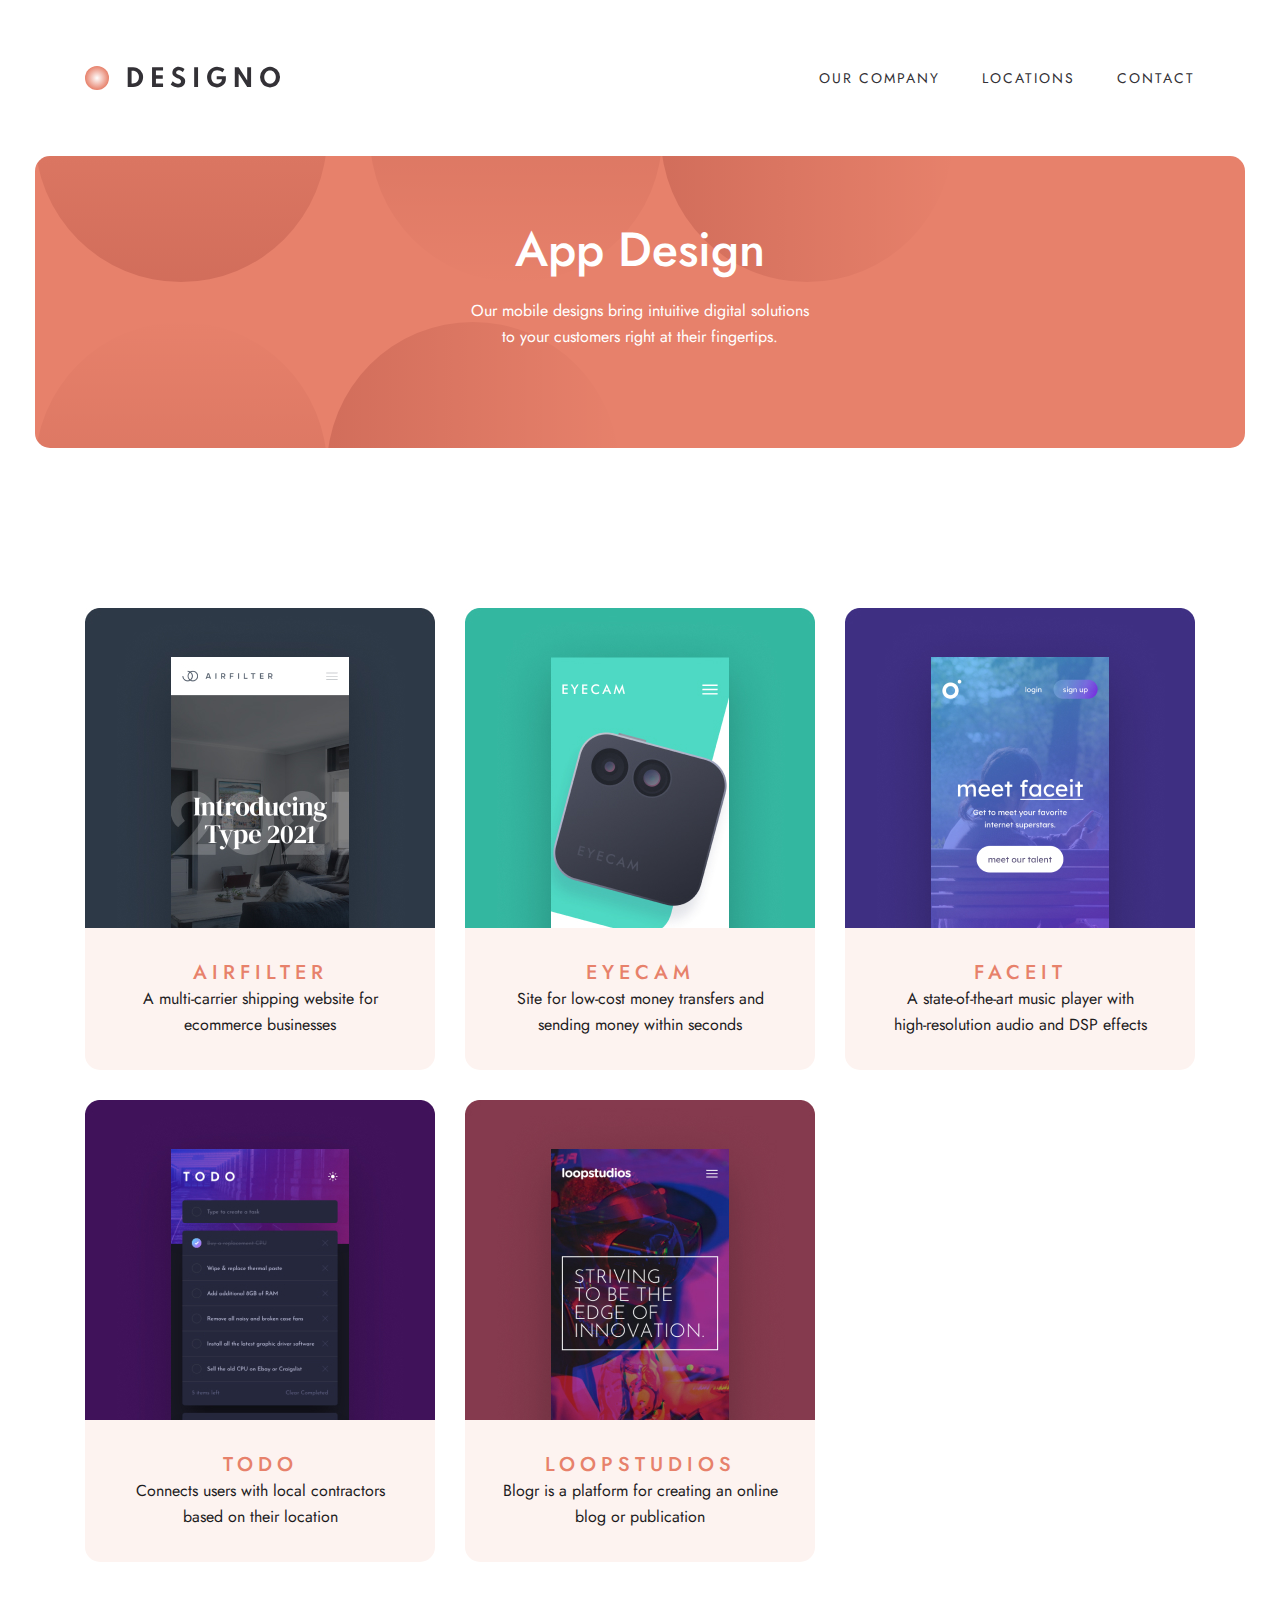
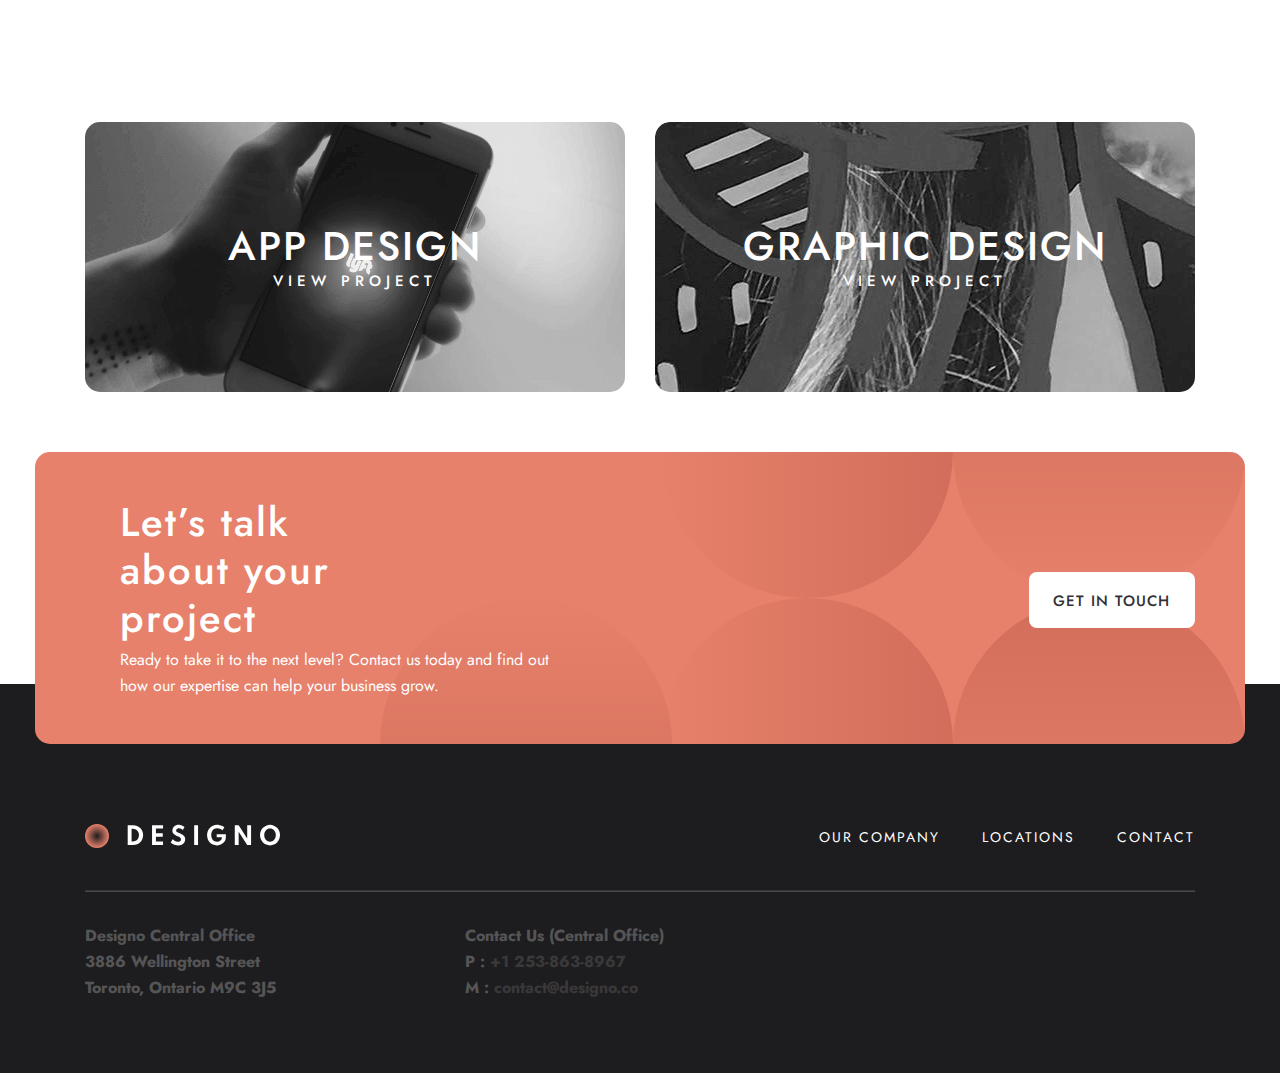
<file: pages/app-design.html>
<!DOCTYPE html>
<html lang="en">
  <head>
    <meta charset="UTF-8" />
    <meta name="viewport" content="width=device-width, initial-scale=1.0" />
    <title>App Design</title>
    <!-- ICON LINK START -->
    <link
      rel="stylesheet"
      href="https://cdnjs.cloudflare.com/ajax/libs/font-awesome/6.4.2/css/all.min.css"
      integrity="sha512-z3gLpd7yknf1YoNbCzqRKc4qyor8gaKU1qmn+CShxbuBusANI9QpRohGBreCFkKxLhei6S9CQXFEbbKuqLg0DA=="
      crossorigin="anonymous"
      referrerpolicy="no-referrer"
    />
    <!-- ICON LINK END -->
    <link rel="stylesheet" href="../css/style.css" />
  </head>
  <body>
    <header class="header">
      <div class="header-container container">
        <a href="../index.html"
          ><img
            class="header-logo-img"
            src="../images/svg/header-logo.svg"
            alt="DESIGNO"
            width="196"
            height="24"
          />
        </a>
        <img class="burger" src="../images/svg/header-burger-img.svg" alt="" />
        <nav class="sitenav">
          <ul class="sitenav__list">
            <li class="sitenav__item">
              <a class="sitenav__link" href="">OUR COMPANY</a>
            </li>
            <li class="sitenav__item">
              <a class="sitenav__link" href="./location.html">LOCATIONS</a>
            </li>
            <li class="sitenav__item">
              <a class="sitenav__link" href="../pages/contact.html">CONTACT</a>
            </li>
          </ul>
        </nav>
      </div>
    </header>
    <!-- HEADER END -->
    <!-- BG top START -->
    <section class="app-bg-top">
      <div class="app-bg-top-container container">
        <div class="app-bg-top-content">
          <h1>App Design</h1>
          <p>
            Our mobile designs bring intuitive digital solutions <br />
            to your customers right at their fingertips.
          </p>
        </div>
      </div>
    </section>

    <!-- BG-TOP END -->
    <!-- FEATURES START -->
    <section class="app__features">
      <div class="app-features__container container">
        <ul class="app-list">
          <li class="app-item">
            <img
              class="web-item-img"
              src="../images/app-item-img1.jpg"
              alt=""
              width="350"
              height="320"
            />
            <a class="app-item-link" href="#">
              <h3>AIRFILTER</h3>
              <p>
                A multi-carrier shipping website for <br />
                ecommerce businesses
              </p>
            </a>
          </li>
          <li class="app-item">
            <img
              class="web-item-img"
              src="../images/app-item-img2.jpg"
              alt=""
              width="350"
              height="320"
            />
            <a class="app-item-link" href="#">
              <h3>EYECAM</h3>
              <p>
                Site for low-cost money transfers and <br />
                sending money within seconds
              </p>
            </a>
          </li>
          <li class="app-item">
            <img
              class="web-item-img"
              src="../images/app-item-img3.jpg"
              alt=""
              width="350"
              height="320"
            />
            <a class="app-item-link" href="#">
              <h3>FACEIT</h3>
              <p>
                A state-of-the-art music player with <br />
                high-resolution audio and DSP effects
              </p>
            </a>
          </li>
          <li class="app-item">
            <img
              class="web-item-img"
              src="../images/app-item-img4.jpg"
              alt=""
              width="350"
              height="320"
            />
            <a class="app-item-link" href="#">
              <h3>TODO</h3>
              <p>
                Connects users with local contractors <br />
                based on their location
              </p>
            </a>
          </li>
          <li class="app-item">
            <img
              class="web-item-img"
              src="../images/app-item-img5.jpg"
              alt=""
              width="350"
              height="320"
            />
            <a class="app-item-link" href="#">
              <h3>LOOPSTUDIOS</h3>
              <p>
                Blogr is a platform for creating an online <br />
                blog or publication
              </p>
            </a>
          </li>
        </ul>
      </div>
    </section>
    <!-- FEATURES END -->
    <!-- PAGES LINK START -->
    <section class="pages-link">
      <div class="pages-link__container container">
        <a class="pages-lnka" href="../pages/app-design.html"
          ><h2>APP DESIGN</h2>
          <p>view project</p></a
        >
        <a class="pages-lnkb" href="../pages/graphit-design.html"
          ><h2>GRAPHIC DESIGN</h2>
          <p>view project</p></a
        >
      </div>
    </section>
    <!-- PAGES LINK END-->

    <!-- BG START -->
    <section class="bg">
      <div class="bg-container container">
        <div class="bg-content">
          <h2>Let’s talk about your project</h2>
          <p>
            Ready to take it to the next level? Contact us today and find out
            how our expertise can help your business grow.
          </p>
        </div>
        <a class="btn dark-btn" href="./about.html">GET IN TOUCH</a>
      </div>
    </section>
    <!-- BG END -->
    <!-- FOOTER START -->
    <footer class="footer">
      <div class="footer-container container">
        <div class="footer-navbar">
          <a href="../index.html"
            ><img
              class="header-logo-img"
              src="../images/svg/footer-logo.svg"
              alt=""
            />
          </a>
          <nav class="footer-nav">
            <ul class="fiiter-list">
              <li class="footer-item">
                <a class="footer-item-link" href="#">OUR COMPANY</a>
              </li>
              <li class="footer-item">
                <a class="footer-item-link" href="./location.html">LOCATIONS</a>
              </li>
              <li class="footer-item">
                <a class="footer-item-link" href="../pages/contact.html"
                  >CONTACT</a
                >
              </li>
            </ul>
          </nav>
        </div>
        <hr style="opacity: 0.2" />
        <div class="footer-contact">
          <ul class="footer-contact-list">
            <li class="footer-contact-item">
              <a href="#">
                <strong>Designo Central Office</strong> <br />
                3886 Wellington Street <br />
                Toronto, Ontario M9C 3J5
              </a>
            </li>
            <li class="footer-contact-item">
              <p>
                Contact Us (Central Office) <br />
                P : <a class="footer-tel-link" href="#">+1 253-863-8967</a>
                <br />
                M : <a class="footer-email-link" href="#">contact@designo.co</a>
              </p>
            </li>
          </ul>
          <div class="pages-site">
            <i class="fa-brands fa-facebook fa-xl"></i>
            <i class="fa-brands fa-youtube fa-xl"></i>
            <i class="fa-brands fa-twitter fa-xl"></i>
            <i class="fa-brands fa-pinterest fa-xl"></i>
            <i class="fa-brands fa-instagram fa-xl"></i>
          </div>
        </div>
      </div>
    </footer>
    <!-- FOOTER END -->
  </body>
</html>
</file>
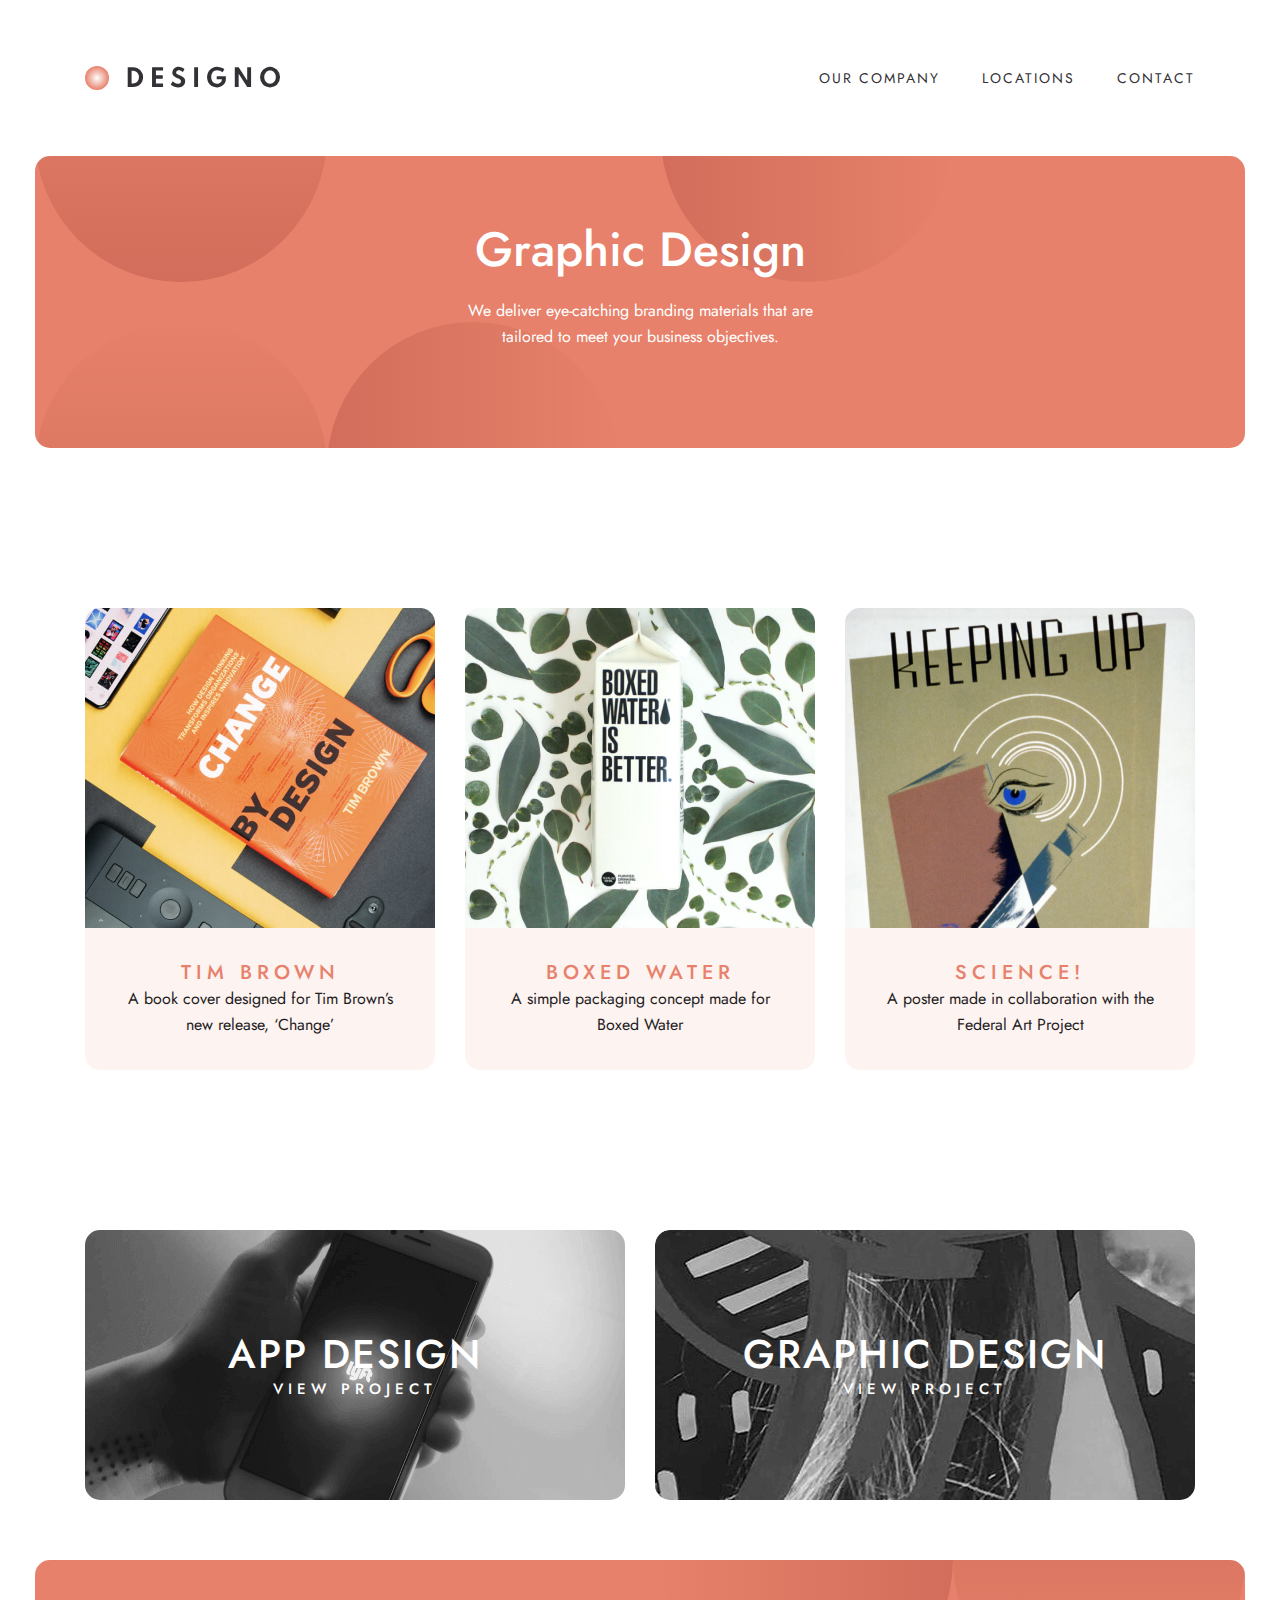
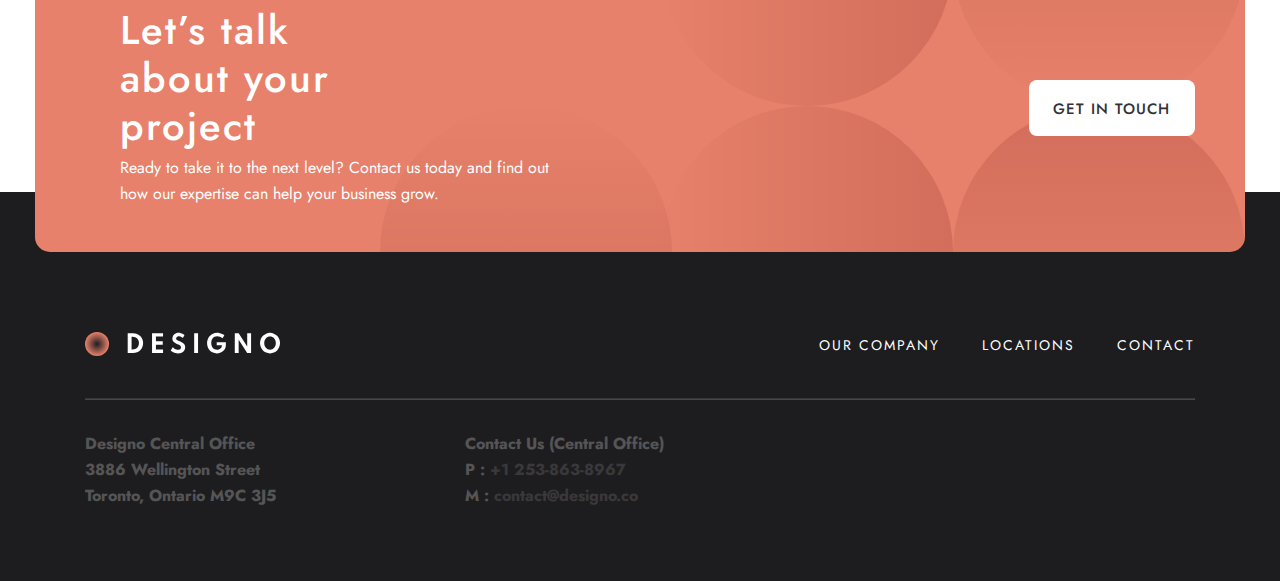
<file: pages/graphit-design.html>
<!DOCTYPE html>
<html lang="en">
  <head>
    <meta charset="UTF-8" />
    <meta name="viewport" content="width=device-width, initial-scale=1.0" />
    <title>Graphit Design</title>
    <!-- ICON LINK START -->
    <link
      rel="stylesheet"
      href="https://cdnjs.cloudflare.com/ajax/libs/font-awesome/6.4.2/css/all.min.css"
      integrity="sha512-z3gLpd7yknf1YoNbCzqRKc4qyor8gaKU1qmn+CShxbuBusANI9QpRohGBreCFkKxLhei6S9CQXFEbbKuqLg0DA=="
      crossorigin="anonymous"
      referrerpolicy="no-referrer"
    />
    <!-- ICON LINK END -->
    <link rel="stylesheet" href="../css/style.css" />
  </head>
  <body>
    <header class="header">
      <div class="header-container container">
        <a href="../index.html"
          ><img
            class="header-logo-img"
            src="../images/svg/header-logo.svg"
            alt="DESIGNO"
            width="196"
            height="24"
          />
        </a>
        <img class="burger" src="../images/svg/header-burger-img.svg" alt="" />
        <nav class="sitenav">
          <ul class="sitenav__list">
            <li class="sitenav__item">
              <a class="sitenav__link" href="">OUR COMPANY</a>
            </li>
            <li class="sitenav__item">
              <a class="sitenav__link" href="./location.html">LOCATIONS</a>
            </li>
            <li class="sitenav__item">
              <a class="sitenav__link" href="../pages/contact.html">CONTACT</a>
            </li>
          </ul>
        </nav>
      </div>
    </header>
    <!-- HEADER END -->
    <!-- BG top START -->
    <section class="graphic-bg-top">
      <div class="graphic-bg-top-container container">
        <div class="graphic-bg-top-content">
          <h1>Graphic Design</h1>
          <p>
            We deliver eye-catching branding materials that are <br />
            tailored to meet your business objectives.
          </p>
        </div>
      </div>
    </section>
    <!-- BG-TOP END -->
    <!-- FEATURES START -->
    <section class="graphic__features">
      <div class="graphic-features__container container">
        <ul class="graphic-list">
          <li class="graphic-item">
            <img
              class="web-item-img"
              src="../images/graphic-item-img1.jpg"
              alt=""
              width="350"
              height="320"
            />
            <a class="graphic-item-link" href="#">
              <h3>TIM BROWN</h3>
              <p>
                A book cover designed for Tim Brown’s <br />
                new release, ‘Change’
              </p>
            </a>
          </li>
          <li class="graphic-item">
            <img
              class="web-item-img"
              src="../images/graphic-item-img2.jpg"
              alt=""
              width="350"
              height="320"
            />
            <a class="graphic-item-link" href="#">
              <h3>BOXED WATER</h3>
              <p>
                A simple packaging concept made for <br />
                Boxed Water
              </p>
            </a>
          </li>
          <li class="graphic-item">
            <img
              class="web-item-img"
              src="../images/graphic-item-img3.jpg"
              alt=""
              width="350"
              height="320"
            />
            <a class="graphic-item-link" href="#">
              <h3>SCIENCE!</h3>
              <p>
                A poster made in collaboration with the <br />
                Federal Art Project
              </p>
            </a>
          </li>
        </ul>
      </div>
    </section>
    <!-- FEATURES END -->
    <!-- PAGES LINK START -->
    <section class="pages-link">
      <div class="pages-link__container container">
        <a class="pages-lnka" href="../pages/app-design.html"
          ><h2>APP DESIGN</h2>
          <p>view project</p></a
        >
        <a class="pages-lnkb" href="../pages/graphit-design.html"
          ><h2>GRAPHIC DESIGN</h2>
          <p>view project</p></a
        >
      </div>
    </section>
    <!-- PAGES LINK END-->
    <!-- BG START -->
    <section class="bg">
      <div class="bg-container container">
        <div class="bg-content">
          <h2>Let’s talk about your project</h2>
          <p>
            Ready to take it to the next level? Contact us today and find out
            how our expertise can help your business grow.
          </p>
        </div>
        <a class="btn dark-btn" href="./about.html">GET IN TOUCH</a>
      </div>
    </section>
    <!-- BG END -->
    <!-- FOOTER START -->
    <footer class="footer">
      <div class="footer-container container">
        <div class="footer-navbar">
          <a href="../index.html"
            ><img
              class="header-logo-img"
              src="../images/svg/footer-logo.svg"
              alt=""
            />
          </a>
          <nav class="footer-nav">
            <ul class="fiiter-list">
              <li class="footer-item">
                <a class="footer-item-link" href="#">OUR COMPANY</a>
              </li>
              <li class="footer-item">
                <a class="footer-item-link" href="./location.html">LOCATIONS</a>
              </li>
              <li class="footer-item">
                <a class="footer-item-link" href="../pages/contact.html"
                  >CONTACT</a
                >
              </li>
            </ul>
          </nav>
        </div>
        <hr style="opacity: 0.2" />
        <div class="footer-contact">
          <ul class="footer-contact-list">
            <li class="footer-contact-item">
              <a href="#">
                <strong>Designo Central Office</strong> <br />
                3886 Wellington Street <br />
                Toronto, Ontario M9C 3J5
              </a>
            </li>
            <li class="footer-contact-item">
              <p>
                Contact Us (Central Office) <br />
                P : <a class="footer-tel-link" href="#">+1 253-863-8967</a>
                <br />
                M : <a class="footer-email-link" href="#">contact@designo.co</a>
              </p>
            </li>
          </ul>
          <div class="pages-site">
            <i class="fa-brands fa-facebook fa-xl"></i>
            <i class="fa-brands fa-youtube fa-xl"></i>
            <i class="fa-brands fa-twitter fa-xl"></i>
            <i class="fa-brands fa-pinterest fa-xl"></i>
            <i class="fa-brands fa-instagram fa-xl"></i>
          </div>
        </div>
      </div>
    </footer>
    <!-- FOOTER END -->
  </body>
</html>
</file>
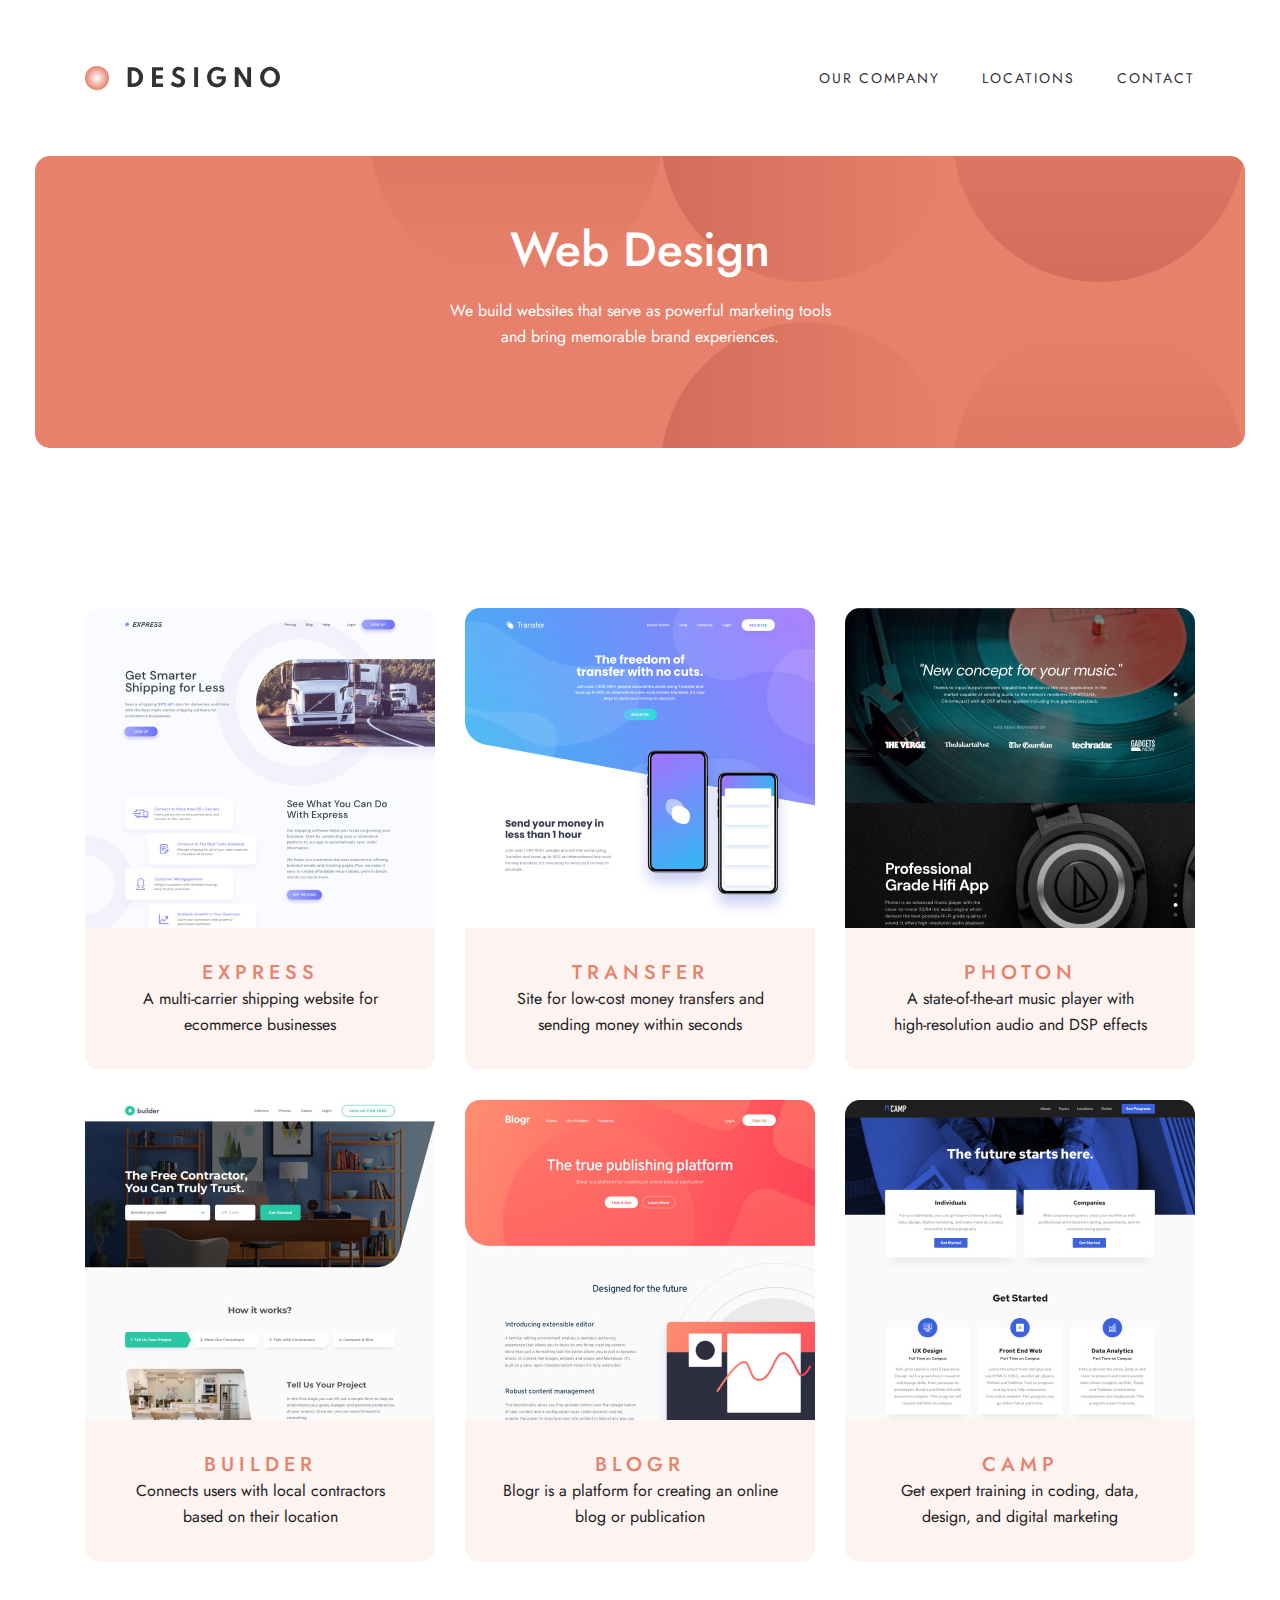
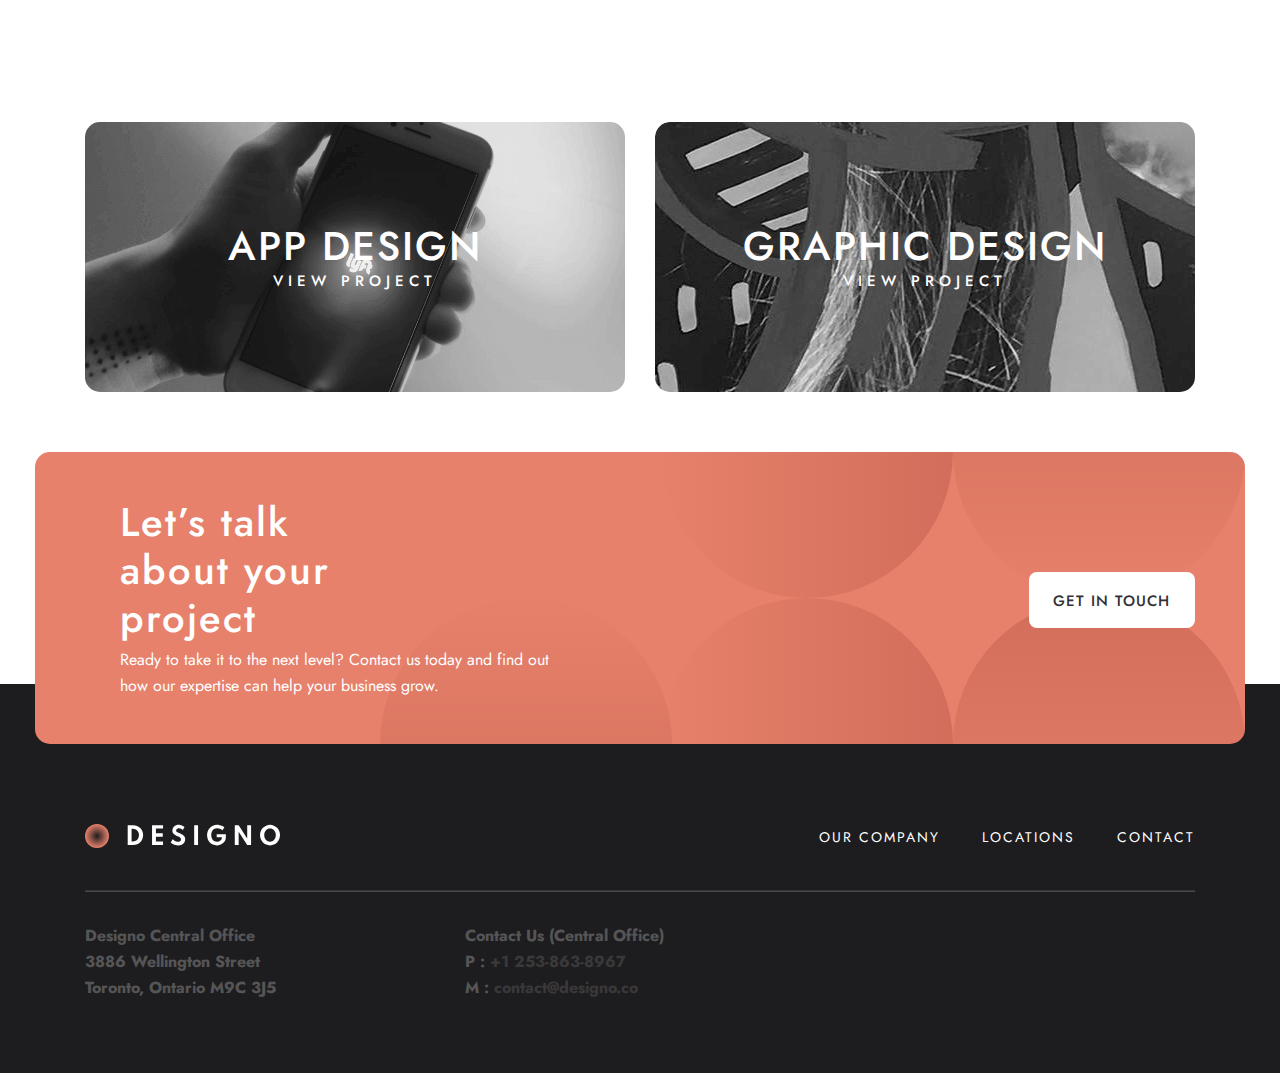
<file: pages/web-design.html>
<!DOCTYPE html>
<html lang="en">
  <head>
    <meta charset="UTF-8" />
    <meta name="viewport" content="width=device-width, initial-scale=1.0" />
    <title>Web Design</title>
    <!-- ICON LINK START -->
    <link
      rel="stylesheet"
      href="https://cdnjs.cloudflare.com/ajax/libs/font-awesome/6.4.2/css/all.min.css"
      integrity="sha512-z3gLpd7yknf1YoNbCzqRKc4qyor8gaKU1qmn+CShxbuBusANI9QpRohGBreCFkKxLhei6S9CQXFEbbKuqLg0DA=="
      crossorigin="anonymous"
      referrerpolicy="no-referrer"
    />
    <!-- ICON LINK END -->
    <link rel="stylesheet" href="../css/style.css" />
  </head>
  <body>
    <header class="header">
      <div class="header-container container">
        <a href="../index.html"
          ><img
            class="header-logo-img"
            src="../images/svg/header-logo.svg"
            alt="DESIGNO"
            width="196"
            height="24"
          />
        </a>
        <img class="burger" src="../images/svg/header-burger-img.svg" alt="" />
        <nav class="sitenav">
          <ul class="sitenav__list">
            <li class="sitenav__item">
              <a class="sitenav__link" href="">OUR COMPANY</a>
            </li>
            <li class="sitenav__item">
              <a class="sitenav__link" href="./location.html">LOCATIONS</a>
            </li>
            <li class="sitenav__item">
              <a class="sitenav__link" href="./contact.html">CONTACT</a>
            </li>
          </ul>
        </nav>
      </div>
    </header>
    <!-- HEADER END -->

    <!-- BG top START -->
    <section class="bg-top">
      <div class="bg-top-container container">
        <div class="bg-top-content">
          <h1>Web Design</h1>
          <p>
            We build websites that serve as powerful marketing tools <br />
            and bring memorable brand experiences.
          </p>
        </div>
      </div>
    </section>
    <!-- BG-TOP END -->
    <!-- WEB FEATUTES START -->
    <section class="web__features">
      <div class="web-features__container container">
        <ul class="web-list">
          <li class="web-item">
            <img
              class="web-item-img"
              src="../images/web-item-img1.jpg"
              alt=""
              width="350"
              height="320"
            />
            <a class="web-item-link" href="#">
              <h3>EXPRESS</h3>
              <p>
                A multi-carrier shipping website for <br />
                ecommerce businesses
              </p>
            </a>
          </li>
          <li class="web-item">
            <img
              class="web-item-img"
              src="../images/web-item-img2.jpg"
              alt=""
              width="350"
              height="320"
            />
            <a class="web-item-link" href="#">
              <h3>TRANSFER</h3>
              <p>
                Site for low-cost money transfers and <br />
                sending money within seconds
              </p>
            </a>
          </li>
          <li class="web-item">
            <img
              class="web-item-img"
              src="../images/web-item-img3.jpg"
              alt=""
              width="350"
              height="320"
            />
            <a class="web-item-link" href="#">
              <h3>PHOTON</h3>
              <p>
                A state-of-the-art music player with <br />
                high-resolution audio and DSP effects
              </p>
            </a>
          </li>
          <li class="web-item">
            <img
              class="web-item-img"
              src="../images/web-item-img4.jpg"
              alt=""
              width="350"
              height="320"
            />
            <a class="web-item-link" href="#">
              <h3>BUILDER</h3>
              <p>
                Connects users with local contractors <br />
                based on their location
              </p>
            </a>
          </li>
          <li class="web-item">
            <img
              class="web-item-img"
              src="../images/web-item-img5.jpg"
              alt=""
              width="350"
              height="320"
            />
            <a class="web-item-link" href="#">
              <h3>BLOGR</h3>
              <p>
                Blogr is a platform for creating an online <br />
                blog or publication
              </p>
            </a>
          </li>
          <li class="web-item">
            <img
              class="web-item-img"
              src="../images/web-item-img6.jpg"
              alt=""
              width="350"
              height="320"
            />
            <a class="web-item-link" href="#">
              <h3>CAMP</h3>
              <p>
                Get expert training in coding, data, <br />
                design, and digital marketing
              </p>
            </a>
          </li>
        </ul>
      </div>
    </section>
    <!-- WEB FEATUTES END -->

    <section class="pages-link">
      <div class="pages-link__container container">
        <a class="pages-lnka" href="../pages/app-design.html"
          ><h2>APP DESIGN</h2>
          <p>view project</p></a
        >
        <a class="pages-lnkb" href="../pages/graphit-design.html"
          ><h2>GRAPHIC DESIGN</h2>
          <p>view project</p></a
        >
      </div>
    </section>

    <!-- BG START -->
    <section class="bg">
      <div class="bg-container container">
        <div class="bg-content">
          <h2>Let’s talk about your project</h2>
          <p>
            Ready to take it to the next level? Contact us today and find out
            how our expertise can help your business grow.
          </p>
        </div>
        <a class="btn dark-btn" href="./about.html">GET IN TOUCH</a>
      </div>
    </section>
    <!-- BG END -->
    <!-- FOOTER START -->
    <footer class="footer">
      <div class="footer-container container">
        <div class="footer-navbar">
          <a href="../index.html"
            ><img
              class="header-logo-img"
              src="../images/svg/footer-logo.svg"
              alt=""
            />
          </a>
          <nav class="footer-nav">
            <ul class="fiiter-list">
              <li class="footer-item">
                <a class="footer-item-link" href="#">OUR COMPANY</a>
              </li>
              <li class="footer-item">
                <a class="footer-item-link" href="./location.html">LOCATIONS</a>
              </li>
              <li class="footer-item">
                <a class="footer-item-link" href="../pages/contact.html"
                  >CONTACT</a
                >
              </li>
            </ul>
          </nav>
        </div>
        <hr style="opacity: 0.2" />
        <div class="footer-contact">
          <ul class="footer-contact-list">
            <li class="footer-contact-item">
              <a href="#">
                <strong>Designo Central Office</strong> <br />
                3886 Wellington Street <br />
                Toronto, Ontario M9C 3J5
              </a>
            </li>
            <li class="footer-contact-item">
              <p>
                Contact Us (Central Office) <br />
                P : <a class="footer-tel-link" href="#">+1 253-863-8967</a>
                <br />
                M : <a class="footer-email-link" href="#">contact@designo.co</a>
              </p>
            </li>
          </ul>
          <div class="pages-site">
            <i class="fa-brands fa-facebook fa-xl"></i>
            <i class="fa-brands fa-youtube fa-xl"></i>
            <i class="fa-brands fa-twitter fa-xl"></i>
            <i class="fa-brands fa-pinterest fa-xl"></i>
            <i class="fa-brands fa-instagram fa-xl"></i>
          </div>
        </div>
      </div>
    </footer>
    <!-- FOOTER END -->
  </body>
</html>
</file>
<file: css/style.css>
/*! normalize.css v8.0.1 | MIT License | github.com/necolas/normalize.css */html{line-height:1.15;-webkit-text-size-adjust:100%}body{margin:0}main{display:block}h1{font-size:2em;margin:.67em 0}hr{box-sizing:content-box;height:0;overflow:visible}pre{font-family:monospace,monospace;font-size:1em}a{background-color:rgba(0,0,0,0)}abbr[title]{border-bottom:none;text-decoration:underline;-webkit-text-decoration:underline dotted;text-decoration:underline dotted}b,strong{font-weight:bolder}code,kbd,samp{font-family:monospace,monospace;font-size:1em}small{font-size:80%}sub,sup{font-size:75%;line-height:0;position:relative;vertical-align:baseline}sub{bottom:-0.25em}sup{top:-0.5em}img{border-style:none}button,input,optgroup,select,textarea{font-family:inherit;font-size:100%;line-height:1.15;margin:0}button,input{overflow:visible}button,select{text-transform:none}button,[type=button],[type=reset],[type=submit]{-webkit-appearance:button}button::-moz-focus-inner,[type=button]::-moz-focus-inner,[type=reset]::-moz-focus-inner,[type=submit]::-moz-focus-inner{border-style:none;padding:0}button:-moz-focusring,[type=button]:-moz-focusring,[type=reset]:-moz-focusring,[type=submit]:-moz-focusring{outline:1px dotted ButtonText}fieldset{padding:.35em .75em .625em}legend{box-sizing:border-box;color:inherit;display:table;max-width:100%;padding:0;white-space:normal}progress{vertical-align:baseline}textarea{overflow:auto}[type=checkbox],[type=radio]{box-sizing:border-box;padding:0}[type=number]::-webkit-inner-spin-button,[type=number]::-webkit-outer-spin-button{height:auto}[type=search]{-webkit-appearance:textfield;outline-offset:-2px}[type=search]::-webkit-search-decoration{-webkit-appearance:none}::-webkit-file-upload-button{-webkit-appearance:button;font:inherit}details{display:block}summary{display:list-item}template{display:none}[hidden]{display:none}*,*::after,*::before{margin:0;padding:0;box-sizing:border-box}*:focus{outline:1px dashed #e7816b;outline-offset:2px}html{scroll-behavior:smooth;font-size:62.5%;height:100%}img{display:flex;-o-object-fit:cover;object-fit:cover}a{text-decoration:none;display:inline-block}ul,ol{list-style:none}h1,h2,h3,h4,h5,h6{margin:0}body{display:flex;flex-direction:column;height:100%;font-family:"Jost","Arial",sans-serif;font-size:1.6rem;line-height:1.625}.container{width:100%;max-width:1210px;margin-left:auto;margin-right:auto;padding-left:50px;padding-right:50px}@font-face{font-display:swap;font-family:"Jost";font-style:normal;font-weight:400;src:url("../fonts/jost-v14-latin-regular.woff2") format("woff2")}@font-face{font-display:swap;font-family:"Jost";font-style:italic;font-weight:400;src:url("../fonts/jost-v14-latin-italic.woff2") format("woff2")}@font-face{font-display:swap;font-family:"Jost";font-style:normal;font-weight:500;src:url("../fonts/jost-v14-latin-500.woff2") format("woff2")}@font-face{font-display:swap;font-family:"Jost";font-style:normal;font-weight:700;src:url("../fonts/jost-v14-latin-700.woff2") format("woff2")}h1{font-size:4.8rem;line-height:1;font-weight:500;letter-spacing:normal}h2{font-size:4rem;line-height:1.2;font-weight:500;letter-spacing:2px}h3{font-size:2rem;line-height:1.3;font-weight:500;letter-spacing:5px}.btn{padding:1.8rem 2.5rem 1.6rem 2.4rem;font-size:1.5rem;line-height:normal;font-weight:500;letter-spacing:1px;color:#fff;font-style:normal;text-transform:uppercase;border-radius:8px;transition:.3s ease;align-self:flex-start}.dark-btn{color:#333136;background-color:#fff}.dark-btn:hover{color:#fff;background-color:#ffad9b}.light-btn{background-color:#e7816b}.light-btn:hover{background-color:#ffad9b}.header{padding:6.5rem 0}.header-container{display:flex;align-items:center}.header-logo-img{transition:.3s ease}.header-logo-img:hover{opacity:.5}.sitenav{margin-left:auto}.sitenav__list{display:flex;align-items:center;gap:4.2rem}.sitenav__link{font-size:1.4rem;line-height:1.4rem;font-weight:400;letter-spacing:2px;color:#333136;font-style:normal}.sitenav__link:hover{text-decoration:underline}.burger{display:none}@media screen and (max-width: 375px){.header-container{width:100%;max-width:375px;display:flex;align-items:center;justify-content:space-between}.sitenav{display:none}.burger{display:block}}.footer{background-color:#1d1c1e}.footer-container{padding-top:14rem}.footer-navbar{display:flex;justify-content:space-between}.footer-nav{margin-bottom:4rem}.fiiter-list{display:flex;gap:4.2rem}.footer-item-link{font-size:1.4rem;line-height:1.4rem;font-weight:400;letter-spacing:2px;color:#fff;font-style:normal}.footer-item-link:hover{text-decoration:underline}.footer-contact{display:flex;padding-top:3.1rem;padding-bottom:7.2rem}.footer-contact-list{display:flex;gap:30px;margin-right:auto}.footer-contact-item{width:350px;font-size:1.6rem;line-height:1.62;font-weight:700;letter-spacing:normal;color:#fff;opacity:.5;font-style:normal}.footer-contact-item a{color:#fff;opacity:.5;font-style:normal}.footer-contact-item a:hover{text-decoration:underline}.footer-contact-item p{color:#fff;opacity:.5;font-style:normal}.footer-tel-link:hover{text-decoration:underline}.footer-email-link:hover{text-decoration:underline}.pages-site{display:flex;gap:1rem;margin-top:auto}.fa-brands{color:#e7816b;cursor:pointer;transition:.3s ease}.fa-brands:hover{color:#ffad9b}@media screen and (max-width: 768px){.footer-container{width:100%;max-width:700px}.footer-contact-list{margin:0}.footer-contact-item{width:223px}.fa-brands{padding-bottom:20px}}@media screen and (max-width: 375px){.footer-container{width:100%;max-width:375px;height:835px}.footer-navbar{display:flex;flex-direction:column}.footer-navbar img{margin-left:4.6rem}.hr-line{width:290px;opacity:.2;margin-top:3.2rem;margin-bottom:3.2rem}.fiiter-list{flex-direction:column;align-items:center}.footer-line{display:none}.footer-contact{flex-direction:column;align-items:center}.footer-contact-list{flex-direction:column;align-items:center;margin-bottom:4rem}}main{background-image:url(../../images/svg/hero-and-features-img.svg);background-repeat:no-repeat;background-position:left 9px top 348px;flex-grow:1}.hero-container{background-image:url(../../images/svg/hero-bacgraung-img.svg),url(../../images/hero-img.png);background-repeat:no-repeat;background-position:right,right 10rem bottom -68px;background-color:#e7816b;border-radius:15px;display:flex;height:640px}.hero-content{width:540px;display:flex;flex-direction:column;margin-right:auto}.hero-content h1{color:#fff;margin-top:14.5rem;margin-bottom:1.1rem}.hero-content p{width:445px;font-size:1.6rem;line-height:1.62;font-weight:400;letter-spacing:normal;color:#fff;font-size:16px;font-style:normal;font-weight:400;line-height:26px;margin-bottom:5.8rem}.features{padding-top:16rem;padding-bottom:8rem}.features-list{display:grid;grid-template-columns:repeat(3, 1fr);grid-template-rows:repeat(2, 300px);gap:3rem}.features-item{width:541px;text-align:center}.features-item:nth-last-child(1){grid-column:2/3;grid-row:2/3}.features__linka{width:100%;padding:27rem 0;border-radius:1.5rem;transition:.3s ease;background-image:url(../../images/features-img1.png);background-repeat:no-repeat;grid-row:1/3;color:#fff}.features__linka p{color:#fff;font-family:Jost;font-size:15px;font-style:normal;font-weight:500;line-height:normal;letter-spacing:5px;text-transform:uppercase}.features__linka:hover{background-image:url(../../images/svg/features-mask1.svg),url(../../images/features-img1.png)}.features__linkb{width:100%;padding:10rem 0;border-radius:1.5rem;background-image:url(../../images/features-img2.png),url(../../images/Mask-Copy.png);background-repeat:no-repeat;color:#fff}.features__linkb p{color:#fff;font-family:Jost;font-size:15px;font-style:normal;font-weight:500;line-height:normal;letter-spacing:5px;text-transform:uppercase}.features__linkb:hover{background-image:url(../../images/svg/features-mask1.svg),url(../../images/features-img2.png)}.features__linkc{width:100%;padding:10rem 0;border-radius:1.5rem;transition:.3s ease;background-image:url(../../images/features-img3.png);background-repeat:no-repeat;color:#fff}.features__linkc p{color:#fff;font-family:Jost;font-size:15px;font-style:normal;font-weight:500;line-height:normal;letter-spacing:5px;text-transform:uppercase}.features__linkc:hover{background-image:url(../../images/svg/pages-link-mask.svg),url(../../images/features-img3.png)}.info{padding-top:8rem;padding-bottom:16rem;background-image:url(../../images/svg/info-bacgraund-img.svg);background-repeat:no-repeat;background-position:right -73px bottom -152px}.info-list{display:flex;align-items:center;gap:3rem}.info-item{display:flex;flex-direction:column;align-items:center}.info-item img{margin-bottom:4.5rem}.info-item h3{text-align:center;margin-bottom:3.2rem}.info-item p{color:#333136;text-align:center;font-weight:400}.bg{position:relative}.bg-container{background-image:url(../../images/svg/bg-rigt-bottom.svg),url(../../images/svg/bg-right-top.svg),url(../../images/svg/bg-right-c-bottom.svg),url(../../images/svg/bg-right-c-top.svg),url(../../images/svg/bg-c-bottom.svg);background-repeat:no-repeat;background-position:right bottom,right top,bottom right 292px,top right 292px,bottom left 345px;position:inherit;bottom:-60px;height:292px;border-radius:1.5rem;background-color:#e7816b;display:flex;align-items:center}.bg-content{margin-right:auto;padding-left:3.5rem}.bg-content h2{color:#fff;width:293px;flex-shrink:0;margin-bottom:5px}.bg-content p{color:#fff;width:459px}.btn{margin-top:120px}@media screen and (max-width: 768px){.hero{padding-bottom:12rem}.hero-container{width:100%;max-width:700px;height:843px;background-image:url(../../images/svg/hero-bacgraung-img.svg),url(../../images/hero-img.png);background-repeat:no-repeat;background-position:right 50px,center bottom -182px}.hero-content{text-align:center;margin-right:0;margin-left:auto;align-items:center;padding-left:0}.hero-content h1{margin-top:6rem}.hero-content p{margin-bottom:0}.hero-content a{align-self:auto;margin-top:2rem}.features{padding-top:6.7rem}.features-list{display:flex;flex-direction:column}.features-item{width:100%}.features__linka{background-image:url(../../images/features-img1.png);background-repeat:inherit;background-position:bottom;padding:8rem 0}.features__linkb{background-image:url(../../images/features-img2.png),url(../../images/Mask-Copy.png);background-repeat:round;padding:8rem 0}.features__linkc{background-image:url(../../images/features-img3.png);background-repeat:round;padding:8rem 0}.info{width:100%;padding-top:12rem;padding-bottom:6.7rem;background-image:url(../../images/svg/info-bacgraund-img.svg);background-repeat:no-repeat;background-position:right -73px bottom -152px}.info-container{display:flex}.info__content{display:flex;flex-direction:column;width:468px;padding-left:3rem}.info-list{display:flex;flex-direction:column}.info-item{width:100%;display:flex;flex-direction:row}.info-item h3{-moz-text-align-last:left;text-align-last:left}.info-item p{text-align:left}.bg-container{width:100%;max-width:700px;flex-direction:column;text-align:center;margin-left:auto}.bg-container h2{width:100%;margin-top:6rem}.bg-container p{width:100%;margin-bottom:0}.bg-container a{align-self:auto;margin-top:2rem}}@media screen and (max-width: 375px){.hero{display:block}.hero-container{width:100%;max-width:375px;border-radius:0}.hero-content{width:100%;max-width:324px;margin-right:0}.hero-content h1{width:375px;font-size:3.2rem}.hero-content p{width:327px;font-size:1.5rem}.features-list{position:relative}.features-item{position:inherit;left:-23px;width:332px;text-align:center}.features__linka{padding:7rem 0}.features__linkb{padding:7rem 0}.features__linkc{padding:7rem 0}.info{display:block;background-image:none}.info-container{justify-content:center}.info-list{align-items:center}.info-item{width:375px;flex-direction:column}.info-item .info__content{width:375px;align-items:center}.info-item .info__content p{text-align:center;margin-right:2.2rem}.bg-container{width:100%;max-width:360px;height:380px;flex-direction:column;text-align:center;margin-left:auto;padding-left:0}.bg-container h2{width:100%;font-size:3.2rem}.bg-container p{width:100%;font-size:1.5rem;margin-bottom:0}.bg-container a{align-self:auto;margin-top:2rem;margin-left:4.8rem}.bg-content{text-align:center;margin-left:1.7rem;margin-bottom:3.2rem}}.about-tablet-img{display:none}.about-hero{padding-bottom:16rem}.about-hero-container{background-image:url(../../images/svg/about-hero-bacgroung-img.svg);background-repeat:no-repeat;background-color:#e7816b;display:flex;justify-content:space-between;position:relative;border-radius:1.5rem}.about-hero-content{padding-top:13.5rem;padding-bottom:13.5rem;padding-left:4rem}.about-hero-content h2{color:#fff;margin-bottom:3.2rem}.about-hero-content p{color:#fff;width:458px}.about-hero-img{display:block;position:inherit;right:-5rem}.about-feature-big-img{display:none}.about-features{padding-bottom:16rem}.about-features-container{background-color:#fdf3f0;border-radius:1.5rem;display:flex;position:relative}.about-features-contant{padding-top:13.5rem;padding-bottom:13.5rem;padding-left:4rem}.about-features-contant h2{color:#e7816b;margin-bottom:3.2rem}.about-features-contant p{color:#333136;width:458px}.about-features-img{position:inherit;left:-5rem}.about-state-links{padding-bottom:8rem}.about-states-links__list{display:flex;align-items:center;justify-content:space-between}.state-item{text-align:center}.state-item h3{margin-top:4.8rem}.big-bg-img{display:none}.about-bg{padding-top:8rem;padding-bottom:8rem}.about-bg-container{background-color:#fdf3f0;border-radius:1.5rem;display:flex;position:relative}.about-bg-contant{padding-top:13.5rem;padding-bottom:13.5rem;padding-left:4rem}.about-bg-contant h2{color:#e7816b;margin-bottom:3.2rem}.about-bg-contant p{color:#333136;width:458px}.about-bg-img{position:inherit;left:18.3rem}@media screen and (max-width: 768px){.about-hero-img{display:none}.about-hero-container{width:654px;height:632px;flex-direction:column-reverse}.about-hero-content{position:inherit;top:56px}.about-hero-content h2{text-align:center;font-size:4.8rem}.about-hero-content p{text-align:center}.about-tablet-img{display:block;position:absolute;bottom:340px;right:0;width:654px;height:300px}.about-features-container{width:654px;height:736px;flex-direction:column}.about-features-img{display:none}.about-feature-big-img{display:block;width:654px;position:inherit;right:50px}.about-features-contant{text-align:center;position:inherit;top:-8rem}.about-state-links__container{width:654px}.about-states-links__list{flex-direction:column;align-items:center;gap:3rem}.big-bg-img{display:block;position:inherit;bottom:-7.4rem;right:5rem;width:654px;height:300px}.about-bg-container{width:654px;height:736px;flex-direction:column-reverse}.about-bg-contant{text-align:center;position:inherit;top:50px}.about-bg-img{display:none}}@media screen and (max-width: 375px){.about-state-links__container{width:350px}}.cont-hero{padding-bottom:16rem}.cont-hero-container{background-image:url(../../images/svg/about-hero-bacgroung-img.svg);background-repeat:no-repeat;background-color:#e7816b;display:flex;align-items:center;justify-content:space-between;border-radius:1.5rem}.contact-hero-content{padding-top:13.5rem;padding-bottom:13.5rem;padding-left:4rem}.contact-hero-content h2{color:#fff;margin-bottom:3.2rem}.contact-hero-content p{color:#fff;width:458px}.form{display:flex;flex-direction:column;gap:1.5rem}.form a{margin-top:0}.form input{color:#fff;font-weight:bold;background:rgba(0,0,0,0);width:380px;border-bottom:1px solid rgba(255,255,255,.4862745098);border-top:none;border-left:none;border-right:none}.form-title{color:rgba(255,255,255,.5764705882);font-size:1.5rem;font-style:normal;font-weight:500;line-height:1.73}@media screen and (max-width: 768px){.cont-hero-container{width:650px;height:710px;flex-direction:column}.contact-hero-content{padding-top:7rem;padding-bottom:0rem}.form a{margin-top:0;margin-bottom:7.1rem}}@media screen and (max-width: 375px){.cont-hero-container{width:350px;height:710px}.contact-hero-content h2{font-size:3.2rem}.contact-hero-content p{width:327px;height:125px}.form{width:320px}}.bg-top-container{background-image:url(../../images/svg/bg-top-right-bottom.svg),url(../../images/svg/bg-top-right-top.svg),url(../../images/svg/bg-top-right-c-bottom.svg),url(../../images/svg/bg-top-right-c-top.svg),url(../../images/svg/bg-top-c-top.svg);background-repeat:no-repeat;background-position:right bottom,right top,bottom right 292px,top right 292px,top left 335px;height:292px;border-radius:1.5rem;background-color:#e7816b}.bg-top-content{text-align:center;padding-top:7rem;padding-bottom:7rem}.bg-top-content h1{color:#fff;margin-bottom:2.4rem}.bg-top-content p{color:#fff}.web__features{padding-top:16rem;padding-bottom:16rem}.web-list{display:flex;flex-wrap:wrap;gap:3rem}.web-item{width:350px}.web-item-link{width:100%;padding-top:3.2rem;padding-bottom:3.2rem;text-align:center;background-color:#fdf3f0;color:#e7816b;transition:.3s ease;border-bottom-left-radius:15px;border-bottom-right-radius:15px}.web-item-link p{width:100%;color:#1d1c1e}.web-item-link p:hover{color:#fff}.web-item-link:hover{color:#fff;background-color:#e7816b}.pages-link__container{display:flex;gap:3rem}.pages-lnka{color:#fff;border-radius:1.5rem;background-image:url(../../images/features-img2.png);background-repeat:no-repeat;width:541px;text-align:center;padding:10rem 0;transition:.3s ease}.pages-lnka:hover{background-image:url(../../images/svg/pages-link-mask.svg),url(../../images/features-img2.png)}.pages-lnka p{color:#fff;font-size:1.5rem;font-style:normal;font-weight:500;line-height:normal;letter-spacing:5px;text-transform:uppercase}.pages-lnkb{color:#fff;border-radius:1.5rem;background-image:url(../../images/features-img3.png);background-repeat:no-repeat;width:541px;text-align:center;padding:10rem 0;transition:.3s ease}.pages-lnkb:hover{background-image:url(../../images/svg/pages-link-mask.svg),url(../../images/features-img3.png)}.pages-lnkb p{color:#fff;font-size:1.5rem;font-style:normal;font-weight:500;line-height:normal;letter-spacing:5px;text-transform:uppercase}@media screen and (max-width: 768px){.web-list{display:flex;flex-direction:column}.web-item{display:flex}.web-item-link{border-bottom-left-radius:0;border-top-left-radius:0;border-top-right-radius:15px;padding-right:10rem;padding-left:6rem}.web-item-link h3{margin-left:7.2rem;margin-top:6rem;margin-bottom:1.4rem}.web-item-link p{width:276px}.web-item-img{border-bottom-left-radius:15px;border-top-right-radius:0;width:339px;height:310px}.pages-link__container{flex-direction:column;width:100%;max-width:768px}.pages-lnka{width:687px;background-image:url(../../images/features-img2.png),url(../../images/Mask-Copy.png);background-repeat:round;padding:8rem 6rem}.pages-lnkb{width:687px;background-image:url(../../images/features-img3.png);background-repeat:round;padding:8rem 0}}@media screen and (max-width: 375px){.bg-top-container{border-radius:0}.bg-top-content h1{font-size:3.2rem}.bg-top-content p{width:277px;font-size:1.5rem}.web-features__container{width:375px}.web-list{display:flex;flex-direction:column;gap:3rem;position:relative}.web-item{width:350px;flex-direction:column;position:inherit;left:-4.1rem}.web-item-link{width:100%;max-width:339px;padding-top:1rem;border-top-right-radius:0;border-bottom-left-radius:15px;border-bottom-right-radius:15px;align-items:center}.web-item-link h3{margin-top:4rem}.web-item-link p{color:#1d1c1e}.web-item-link p:hover{color:#fff}.web-item-link:hover{color:#fff;background-color:#e7816b}.web-item-img{border-bottom-left-radius:0}.pages-link{position:relative}.pages-link__container{position:inherit;left:-4.6rem;width:375px;display:flex;gap:3rem}.pages-lnka{color:#fff;border-radius:1.5rem;background-image:url(../../images/features-img2.png);background-repeat:no-repeat;width:349px;text-align:center;padding:10rem 0;transition:.3s ease}.pages-lnka:hover{background-image:url(../../images/svg/pages-link-mask.svg),url(../../images/features-img2.png)}.pages-lnka p{color:#fff;font-size:1.5rem;font-style:normal;font-weight:500;line-height:normal;letter-spacing:5px;text-transform:uppercase}.pages-lnkb{color:#fff;border-radius:1.5rem;background-image:url(../../images/features-img3.png);background-repeat:no-repeat;width:349px;text-align:center;padding:10rem 0;transition:.3s ease}.pages-lnkb:hover{background-image:url(../../images/svg/pages-link-mask.svg),url(../../images/features-img3.png)}.pages-lnkb p{color:#fff;font-size:1.5rem;font-style:normal;font-weight:500;line-height:normal;letter-spacing:5px;text-transform:uppercase}}.app-bg-top-container{background-image:url(../../images/svg/bg-top-right-bottom.svg),url(../../images/svg/bg-top-right-top.svg),url(../../images/svg/bg-top-right-c-bottom.svg),url(../../images/svg/bg-top-right-c-top.svg),url(../../images/svg/bg-top-c-top.svg);background-repeat:no-repeat;background-position:left bottom,left top,bottom left 292px,top right 292px,top left 335px;height:292px;border-radius:1.5rem;background-color:#e7816b}.app-bg-top-content{text-align:center;padding-top:7rem;padding-bottom:7rem}.app-bg-top-content h1{color:#fff;margin-bottom:2.4rem}.app-bg-top-content p{color:#fff}.app__features{padding-top:16rem;padding-bottom:16rem}.app-list{display:flex;flex-wrap:wrap;gap:3rem}.app-item{width:350px}.app-item-link{width:100%;padding-top:3.2rem;padding-bottom:3.2rem;text-align:center;background-color:#fdf3f0;color:#e7816b;transition:.3s ease;border-bottom-left-radius:15px;border-bottom-right-radius:15px}.app-item-link p{width:100%;color:#1d1c1e}.app-item-link p:hover{color:#fff}.app-item-link:hover{color:#fff;background-color:#e7816b}@media screen and (max-width: 768px){.app-list{display:flex;flex-direction:column}.app-item{display:flex}.web-item-img{border-bottom-left-radius:15px;border-top-right-radius:0;width:339px;height:310px}.app-item-link{border-bottom-left-radius:0;border-top-left-radius:0;border-top-right-radius:15px;padding-right:10rem;padding-left:6rem}.app-item-link h3{margin-left:7.2rem;margin-top:6rem;margin-bottom:1.4rem}.app-item-link p{width:276px}}@media screen and (max-width: 375px){.app-list{position:relative}.app-item{flex-direction:column;position:inherit;left:-3.1rem}}.graphic-bg-top-container{background-image:url(../../images/svg/bg-top-right-bottom.svg),url(../../images/svg/bg-top-right-top.svg),url(../../images/svg/bg-top-right-c-bottom.svg),url(../../images/svg/bg-top-right-c-top.svg);background-repeat:no-repeat;background-position:left bottom,left top,bottom left 292px,top right 292px;height:292px;border-radius:1.5rem;background-color:#e7816b}.graphic-bg-top-content{text-align:center;padding-top:7rem;padding-bottom:7rem}.graphic-bg-top-content h1{color:#fff;margin-bottom:2.4rem}.graphic-bg-top-content p{color:#fff}.graphic__features{padding-top:16rem;padding-bottom:16rem}.graphic-list{display:flex;flex-wrap:wrap;gap:3rem}.graphic-item{width:350px}.graphic-item-link{width:100%;padding-top:3.2rem;padding-bottom:3.2rem;text-align:center;background-color:#fdf3f0;color:#e7816b;transition:.3s ease;border-bottom-left-radius:15px;border-bottom-right-radius:15px}.graphic-item-link p{width:100%;color:#1d1c1e}.graphic-item-link p:hover{color:#fff}.graphic-item-link:hover{color:#fff;background-color:#e7816b}@media screen and (max-width: 768px){.graphic-list{display:flex;flex-direction:column}.graphic-item{display:flex}.web-item-img{border-bottom-left-radius:15px;border-top-right-radius:0;width:339px;height:310px}.graphic-item-link{border-bottom-left-radius:0;border-top-left-radius:0;border-top-right-radius:15px;padding-right:10rem;padding-left:6rem}.graphic-item-link h3{margin-left:7.2rem;margin-top:6rem;margin-bottom:1.4rem}.graphic-item-link p{width:276px}}@media screen and (max-width: 375px){.graphic-features__container{width:375px}.graphic-list{display:flex;flex-direction:column;gap:3rem;position:relative}.graphic-item{width:350px;flex-direction:column;position:inherit;left:-4.1rem}.web-item-img{border-bottom-left-radius:0}.graphic-item-link{width:100%;max-width:339px;padding-top:1rem;border-top-right-radius:0;border-bottom-left-radius:15px;border-bottom-right-radius:15px;align-items:center}.graphic-item-link h3{margin-top:4rem}.graphic-item-link p{color:#1d1c1e}.graphic-item-link p:hover{color:#fff}.graphic-item-link:hover{color:#fff;background-color:#e7816b}}.about-tablet-img{display:none}.about-hero{padding-bottom:16rem}.about-hero-container{background-image:url(../../images/svg/about-hero-bacgroung-img.svg);background-repeat:no-repeat;background-color:#e7816b;display:flex;justify-content:space-between;position:relative;border-radius:1.5rem}.about-hero-content{padding-top:13.5rem;padding-bottom:13.5rem;padding-left:4rem}.about-hero-content h2{color:#fff;margin-bottom:3.2rem}.about-hero-content p{color:#fff;width:458px}.about-hero-img{display:block;position:inherit;right:-5rem}.about-feature-big-img{display:none}.about-features{padding-bottom:16rem}.about-features-container{background-color:#fdf3f0;border-radius:1.5rem;display:flex;position:relative}.about-features-contant{padding-top:13.5rem;padding-bottom:13.5rem;padding-left:4rem}.about-features-contant h2{color:#e7816b;margin-bottom:3.2rem}.about-features-contant p{color:#333136;width:458px}.about-features-img{position:inherit;left:-5rem}.about-state-links{padding-bottom:8rem}.about-states-links__list{display:flex;align-items:center;justify-content:space-between}.state-item{text-align:center}.state-item h3{margin-top:4.8rem}.big-bg-img{display:none}.about-bg{padding-top:8rem;padding-bottom:8rem}.about-bg-container{background-color:#fdf3f0;border-radius:1.5rem;display:flex;position:relative}.about-bg-contant{padding-top:13.5rem;padding-bottom:13.5rem;padding-left:4rem}.about-bg-contant h2{color:#e7816b;margin-bottom:3.2rem}.about-bg-contant p{color:#333136;width:458px}.about-bg-img{position:inherit;left:18.3rem}@media screen and (max-width: 768px){.about-hero-img{display:none}.about-hero-container{width:654px;height:632px;flex-direction:column-reverse}.about-hero-content{position:inherit;top:56px}.about-hero-content h2{text-align:center;font-size:4.8rem}.about-hero-content p{text-align:center}.about-tablet-img{display:block;position:absolute;bottom:340px;right:0;width:654px;height:300px}.about-features-container{width:654px;height:736px;flex-direction:column}.about-features-img{display:none}.about-feature-big-img{display:block;width:654px;position:inherit;right:50px}.about-features-contant{text-align:center;position:inherit;top:-8rem}.about-state-links__container{width:654px}.about-states-links__list{flex-direction:column;align-items:center;gap:3rem}.big-bg-img{display:block;position:inherit;bottom:-7.4rem;right:5rem;width:654px;height:300px}.about-bg-container{width:654px;height:736px;flex-direction:column-reverse}.about-bg-contant{text-align:center;position:inherit;top:50px}.about-bg-img{display:none}}@media screen and (max-width: 375px){.about-state-links__container{width:350px}}.map-list{display:grid;grid-template-columns:repeat(3, 1fr);grid-template-rows:repeat(3, 1fr);align-items:center;gap:3rem}.map-item{border-radius:1.5rem;position:relative;background-color:#fdf3f0;padding-top:8.8rem;padding-bottom:8.8rem;padding-left:9.5rem;color:#e7816b;font-size:4rem;font-style:normal;font-weight:500;line-height:1.2}.maps-description{margin-top:2.4rem;display:flex;gap:10rem}.maps-description p{color:#333136;font-size:1.6rem;font-style:normal;font-weight:700;line-height:1.62}.maps-description a{color:#333136}.maps-description a:hover{opacity:.7}.maps{border-radius:1.5rem;position:inherit;bottom:8.7rem;left:-9.4rem}.map-item:nth-child(1){grid-column:1/3}.map-item:nth-child(2){width:350px;height:326px}.map-item:nth-child(3){grid-column:2/4}.map-item:nth-child(4){grid-row:2/3;width:350px;height:326px}.map-item:nth-child(5){grid-column:1/3}.map-item:nth-child(6){width:350px;height:326px}@media screen and (max-width: 768px){.map-list{display:flex;flex-direction:column-reverse}.map-item{position:relative;width:100%;max-width:650px;height:326px}.maps{position:absolute;left:0;bottom:0;width:100%;height:326px}}@media screen and (max-width: 375px){.map-item{position:relative;width:100%;max-width:350px;height:390px}.map-item h2{font-size:3.2rem;position:inherit;left:-2.5rem;top:-5.4rem}.maps-description{display:flex;flex-direction:column;align-items:center;margin-top:1rem;gap:5rem;position:inherit;left:-3.9rem;top:-3.5rem}.maps-description p{color:#333136;font-size:1.5rem;font-style:normal;font-weight:700;line-height:1.62}.maps-description a{color:#333136}.maps-description a:hover{opacity:.7}.maps{position:absolute;left:0;bottom:0;width:100%;height:390px}}/*# sourceMappingURL=style.css.map */
</file>
